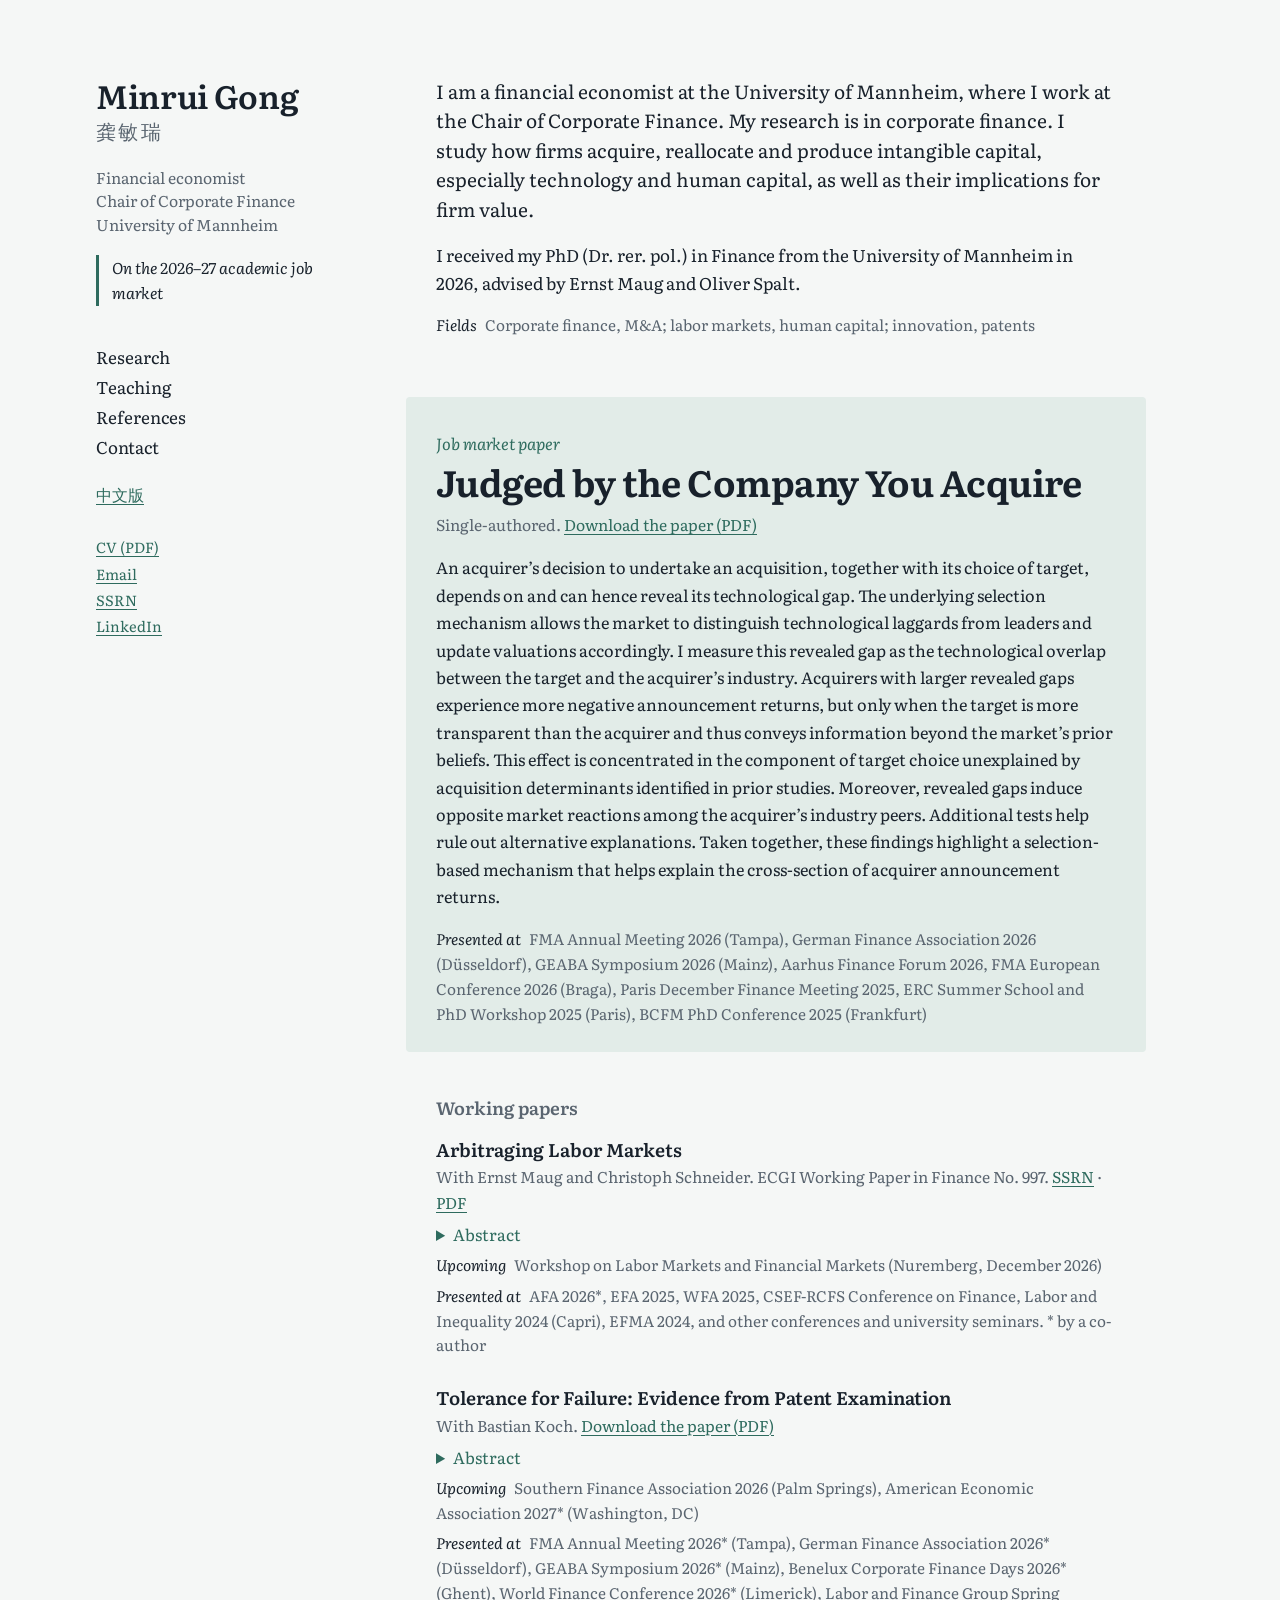
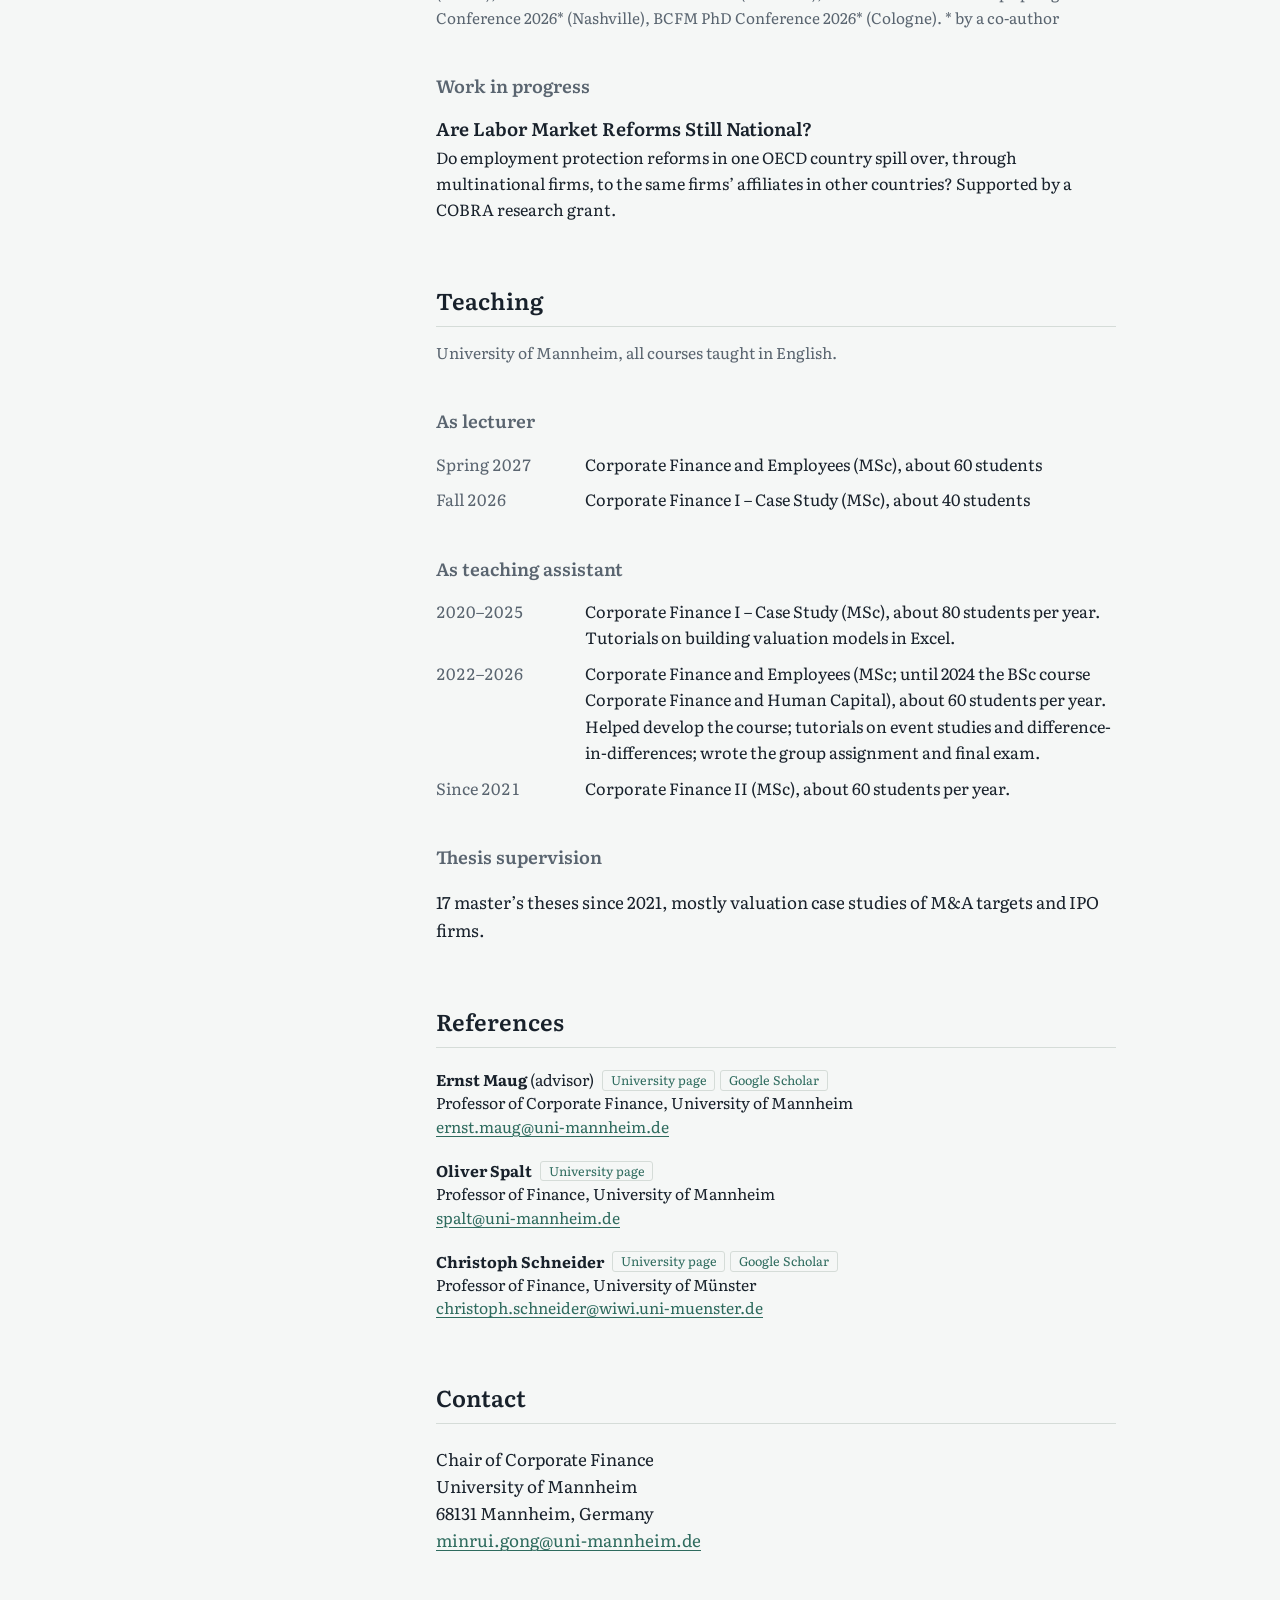
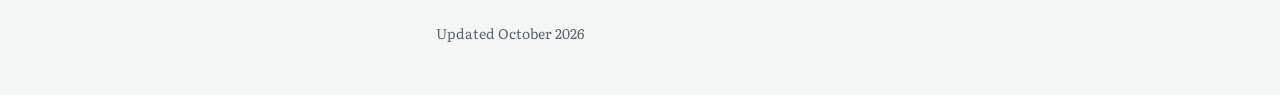
<file: index.html>
<!doctype html>
<html lang="en">
<head>
<meta charset="utf-8">
<meta name="viewport" content="width=device-width, initial-scale=1">
<title>Minrui Gong</title>
<meta name="description" content="Minrui Gong (龚敏瑞), financial economist at the University of Mannheim. Research in corporate finance, labor markets and innovation. On the 2026–27 academic job market.">
<link rel="preload" href="fonts/literata-roman.woff2" as="font" type="font/woff2" crossorigin>
<link rel="stylesheet" href="style.css">
<link rel="alternate" hreflang="en" href="https://minruigong.com/">
<link rel="alternate" hreflang="zh-Hans" href="https://minruigong.com/zh/">
<link rel="icon" href="data:image/svg+xml,%3Csvg xmlns='http://www.w3.org/2000/svg' viewBox='0 0 32 32'%3E%3Crect width='32' height='32' rx='6' fill='%232E6B5E'/%3E%3Ctext x='16' y='22' font-family='Georgia,serif' font-size='17' fill='white' text-anchor='middle'%3EMG%3C/text%3E%3C/svg%3E">
</head>
<body>
<div class="page">

<header class="side">
  <h1 class="name">Minrui Gong <span class="cjk" lang="zh-Hans">龚敏瑞</span></h1>
  <p class="role">Financial economist<br>Chair of Corporate Finance<br>University of Mannheim</p>
  <p class="market">On the 2026–27 academic job market</p>
  <nav aria-label="Sections">
    <ul>
      <li><a href="#research">Research</a></li>
      <li><a href="#teaching">Teaching</a></li>
      <li><a href="#references">References</a></li>
      <li><a href="#contact">Contact</a></li>
    </ul>
  </nav>
  <p class="lang"><a href="zh/" lang="zh-Hans" hreflang="zh-Hans">中文版</a></p>
  <ul class="links">
    <li><a href="cv.pdf">CV (PDF)</a></li>
    <li><a href="mailto:minrui.gong@uni-mannheim.de">Email</a></li>
    <li><a href="https://papers.ssrn.com/sol3/cf_dev/AbsByAuth.cfm?per_id=6864625">SSRN</a></li>
    <li><a href="https://www.linkedin.com/in/minrui-gong-683091206/">LinkedIn</a></li>
  </ul>
</header>

<main>

<section class="about" aria-label="About">
  <p>I am a financial economist at the University of Mannheim, where I work at the Chair of Corporate Finance. My research is in corporate finance. I study how firms acquire, reallocate and produce intangible capital, especially technology and human capital, as well as their implications for firm value.</p>
  <p>I received my PhD (Dr. rer. pol.) in Finance from the University of Mannheim in 2026, advised by Ernst Maug and Oliver Spalt.</p>
  <p class="fields"><span>Fields</span> Corporate finance, M&amp;A; labor markets, human capital; innovation, patents</p>
</section>

<section id="research" aria-labelledby="h-research">
  <h2 id="h-research" class="visually-hidden">Research</h2>

  <article class="jmp">
    <p class="jmp-tag">Job market paper</p>
    <h3 class="jmp-title"><a href="jmp.pdf">Judged by the Company You Acquire</a></h3>
    <p class="paper-meta">Single-authored. <a href="jmp.pdf">Download the paper (PDF)</a></p>
    <p class="abstract">An acquirer’s decision to undertake an acquisition, together with its choice of target, depends on and can hence reveal its technological gap. The underlying selection mechanism allows the market to distinguish technological laggards from leaders and update valuations accordingly. I measure this revealed gap as the technological overlap between the target and the acquirer’s industry. Acquirers with larger revealed gaps experience more negative announcement returns, but only when the target is more transparent than the acquirer and thus conveys information beyond the market’s prior beliefs. This effect is concentrated in the component of target choice unexplained by acquisition determinants identified in prior studies. Moreover, revealed gaps induce opposite market reactions among the acquirer’s industry peers. Additional tests help rule out alternative explanations. Taken together, these findings highlight a selection-based mechanism that helps explain the cross-section of acquirer announcement returns.</p>
    <p class="presented"><span>Presented at</span> FMA Annual Meeting 2026 (Tampa), German Finance Association 2026 (Düsseldorf), GEABA Symposium 2026 (Mainz), Aarhus Finance Forum 2026, FMA European Conference 2026 (Braga), Paris December Finance Meeting 2025, ERC Summer School and PhD Workshop 2025 (Paris), BCFM PhD Conference 2025 (Frankfurt)</p>
  </article>

  <h3 class="group">Working papers</h3>

  <article class="paper">
    <h4><a href="https://papers.ssrn.com/sol3/papers.cfm?abstract_id=4885764">Arbitraging Labor Markets</a></h4>
    <p class="paper-meta">With Ernst Maug and Christoph Schneider. ECGI Working Paper in Finance No. 997. <a href="https://papers.ssrn.com/sol3/papers.cfm?abstract_id=4885764">SSRN</a> &middot; <a href="wp-arbitraging-labor-markets.pdf">PDF</a></p>
    <details>
      <summary>Abstract</summary>
      <p>We develop a new rationale for firms to operate in multiple locations within the same country. We show that business group firms relocate operations and grow less if firms of the same group in other local labor markets offer a better labor supply, an improved fit between the requirements of the firm and the local labor force, and lower labor costs. The first two aspects are more important than costs; hence, business groups primarily address their access to human capital. Relocation is concentrated in industries with lower asset tangibility, in high-skilled jobs, and in business groups with decentralized managerial functions. Local labor conditions are of similar importance to and distinct from agglomeration economies. Business groups predominantly move jobs, but not employees, between their locations. As such, they arbitrage local labor markets.</p>
    </details>
    <p class="presented"><span>Upcoming</span> Workshop on Labor Markets and Financial Markets (Nuremberg, December 2026)</p>
    <p class="presented"><span>Presented at</span> AFA 2026*, EFA 2025, WFA 2025, CSEF-RCFS Conference on Finance, Labor and Inequality 2024 (Capri), EFMA 2024, and other conferences and university seminars. * by a co-author</p>
  </article>

  <article class="paper">
    <h4><a href="wp-tolerance-for-failure.pdf">Tolerance for Failure: Evidence from Patent Examination</a></h4>
    <p class="paper-meta">With Bastian Koch. <a href="wp-tolerance-for-failure.pdf">Download the paper (PDF)</a></p>
    <details>
      <summary>Abstract</summary>
      <p>We introduce a novel firm-level measure of failure tolerance based on firms’ patenting histories. Specifically, we quantify failure tolerance as the largest scope loss during patent examination that does not terminate a firm’s innovation sequence. Firms with greater failure tolerance tend to produce patents that are more valuable, more cited, more complex, yet also more likely to fail. At the same time, they file fewer patents and employ fewer inventors, resulting in an ambiguous relationship between failure tolerance and total innovation output. Exploiting inventor job switches, we provide causal evidence that higher failure tolerance enhances inventor productivity.</p>
    </details>
    <p class="presented"><span>Upcoming</span> Southern Finance Association 2026 (Palm Springs), American Economic Association 2027* (Washington, DC)</p>
    <p class="presented"><span>Presented at</span> FMA Annual Meeting 2026* (Tampa), German Finance Association 2026* (Düsseldorf), GEABA Symposium 2026* (Mainz), Benelux Corporate Finance Days 2026* (Ghent), World Finance Conference 2026* (Limerick), Labor and Finance Group Spring Conference 2026* (Nashville), BCFM PhD Conference 2026* (Cologne). * by a co-author</p>
  </article>

  <h3 class="group">Work in progress</h3>

  <article class="paper">
    <h4>Are Labor Market Reforms Still National?</h4>
    <p class="paper-short">Do employment protection reforms in one OECD country spill over, through multinational firms, to the same firms’ affiliates in other countries? Supported by a COBRA research grant.</p>
  </article>
</section>

<section id="teaching" aria-labelledby="h-teaching">
  <h2 id="h-teaching">Teaching</h2>
  <p class="note">University of Mannheim, all courses taught in English.</p>

  <h3 class="group">As lecturer</h3>
  <dl class="entries">
    <dt>Spring 2027</dt>
    <dd>Corporate Finance and Employees (MSc), about 60 students</dd>
    <dt>Fall 2026</dt>
    <dd>Corporate Finance I – Case Study (MSc), about 40 students</dd>
  </dl>

  <h3 class="group">As teaching assistant</h3>
  <dl class="entries">
    <dt>2020–2025</dt>
    <dd>Corporate Finance I – Case Study (MSc), about 80 students per year. Tutorials on building valuation models in Excel.</dd>
    <dt>2022–2026</dt>
    <dd>Corporate Finance and Employees (MSc; until 2024 the BSc course Corporate Finance and Human Capital), about 60 students per year. Helped develop the course; tutorials on event studies and difference-in-differences; wrote the group assignment and final exam.</dd>
    <dt>Since 2021</dt>
    <dd>Corporate Finance II (MSc), about 60 students per year.</dd>
  </dl>

  <h3 class="group">Thesis supervision</h3>
  <p>17 master’s theses since 2021, mostly valuation case studies of M&amp;A targets and IPO firms.</p>
</section>

<section id="references" aria-labelledby="h-references">
  <h2 id="h-references">References</h2>
  <ul class="refs">
    <li>
      <strong>Ernst Maug</strong> (advisor) <span class="tags"><a class="tag" href="https://www.bwl.uni-mannheim.de/en/maug/team/prof-ernst-maug-phd/">University page</a><a class="tag" href="https://scholar.google.com/citations?user=LzCAT28AAAAJ&amp;hl=en">Google Scholar</a></span><br>
      Professor of Corporate Finance, University of Mannheim<br>
      <a href="mailto:ernst.maug@uni-mannheim.de">ernst.maug@uni-mannheim.de</a>
    </li>
    <li>
      <strong>Oliver Spalt</strong> <span class="tags"><a class="tag" href="https://www.bwl.uni-mannheim.de/en/spalt/team/prof-dr-oliver-spalt/">University page</a></span><br>
      Professor of Finance, University of Mannheim<br>
      <a href="mailto:spalt@uni-mannheim.de">spalt@uni-mannheim.de</a>
    </li>
    <li>
      <strong>Christoph Schneider</strong> <span class="tags"><a class="tag" href="https://www.wiwi.uni-muenster.de/fcm/en/card_21365/christoph-schneider">University page</a><a class="tag" href="https://scholar.google.com/citations?user=hVH-qeEAAAAJ&amp;hl=en">Google Scholar</a></span><br>
      Professor of Finance, University of Münster<br>
      <a href="mailto:christoph.schneider@wiwi.uni-muenster.de">christoph.schneider@wiwi.uni-muenster.de</a>
    </li>
  </ul>
</section>

<section id="contact" aria-labelledby="h-contact">
  <h2 id="h-contact">Contact</h2>
  <address>
    Chair of Corporate Finance<br>
    University of Mannheim<br>
    68131 Mannheim, Germany<br>
    <a href="mailto:minrui.gong@uni-mannheim.de">minrui.gong@uni-mannheim.de</a>
  </address>
</section>

<footer>Updated October 2026</footer>
</main>
</div>
</body>
</html>
</file>
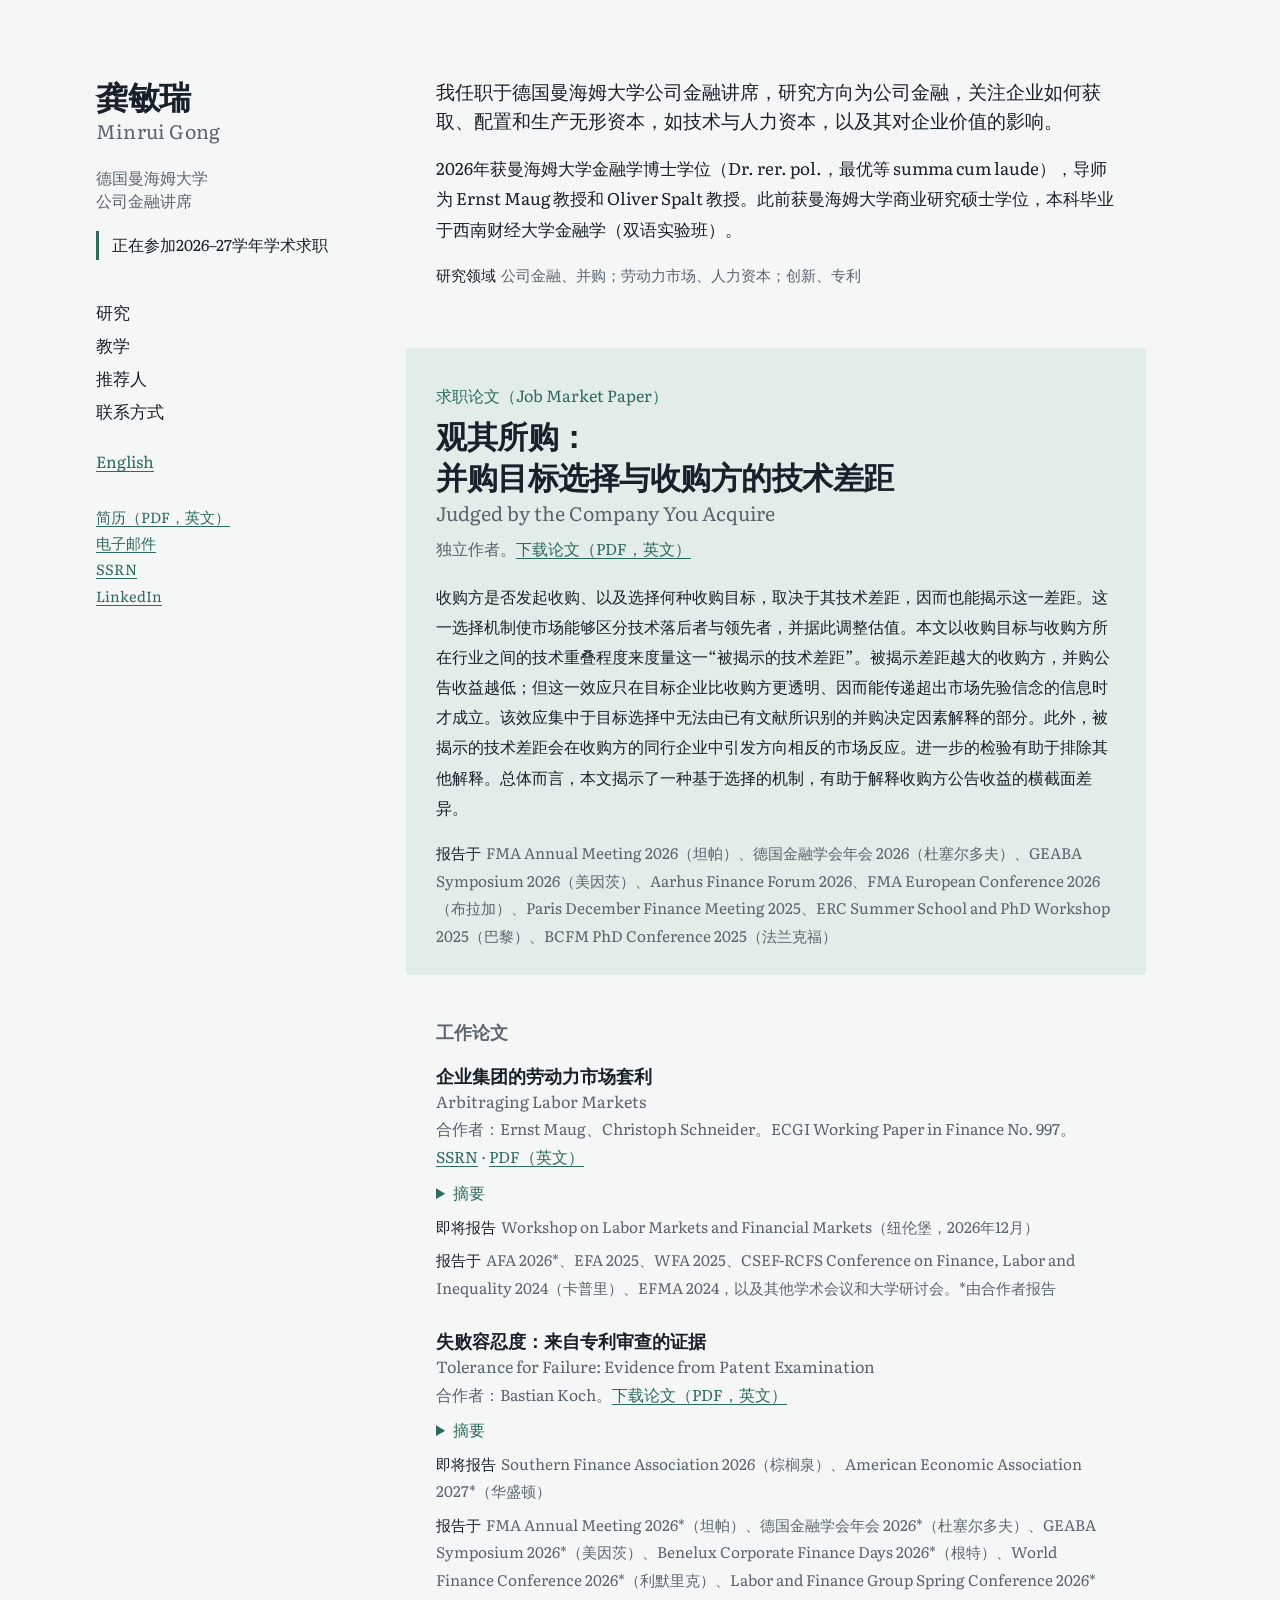
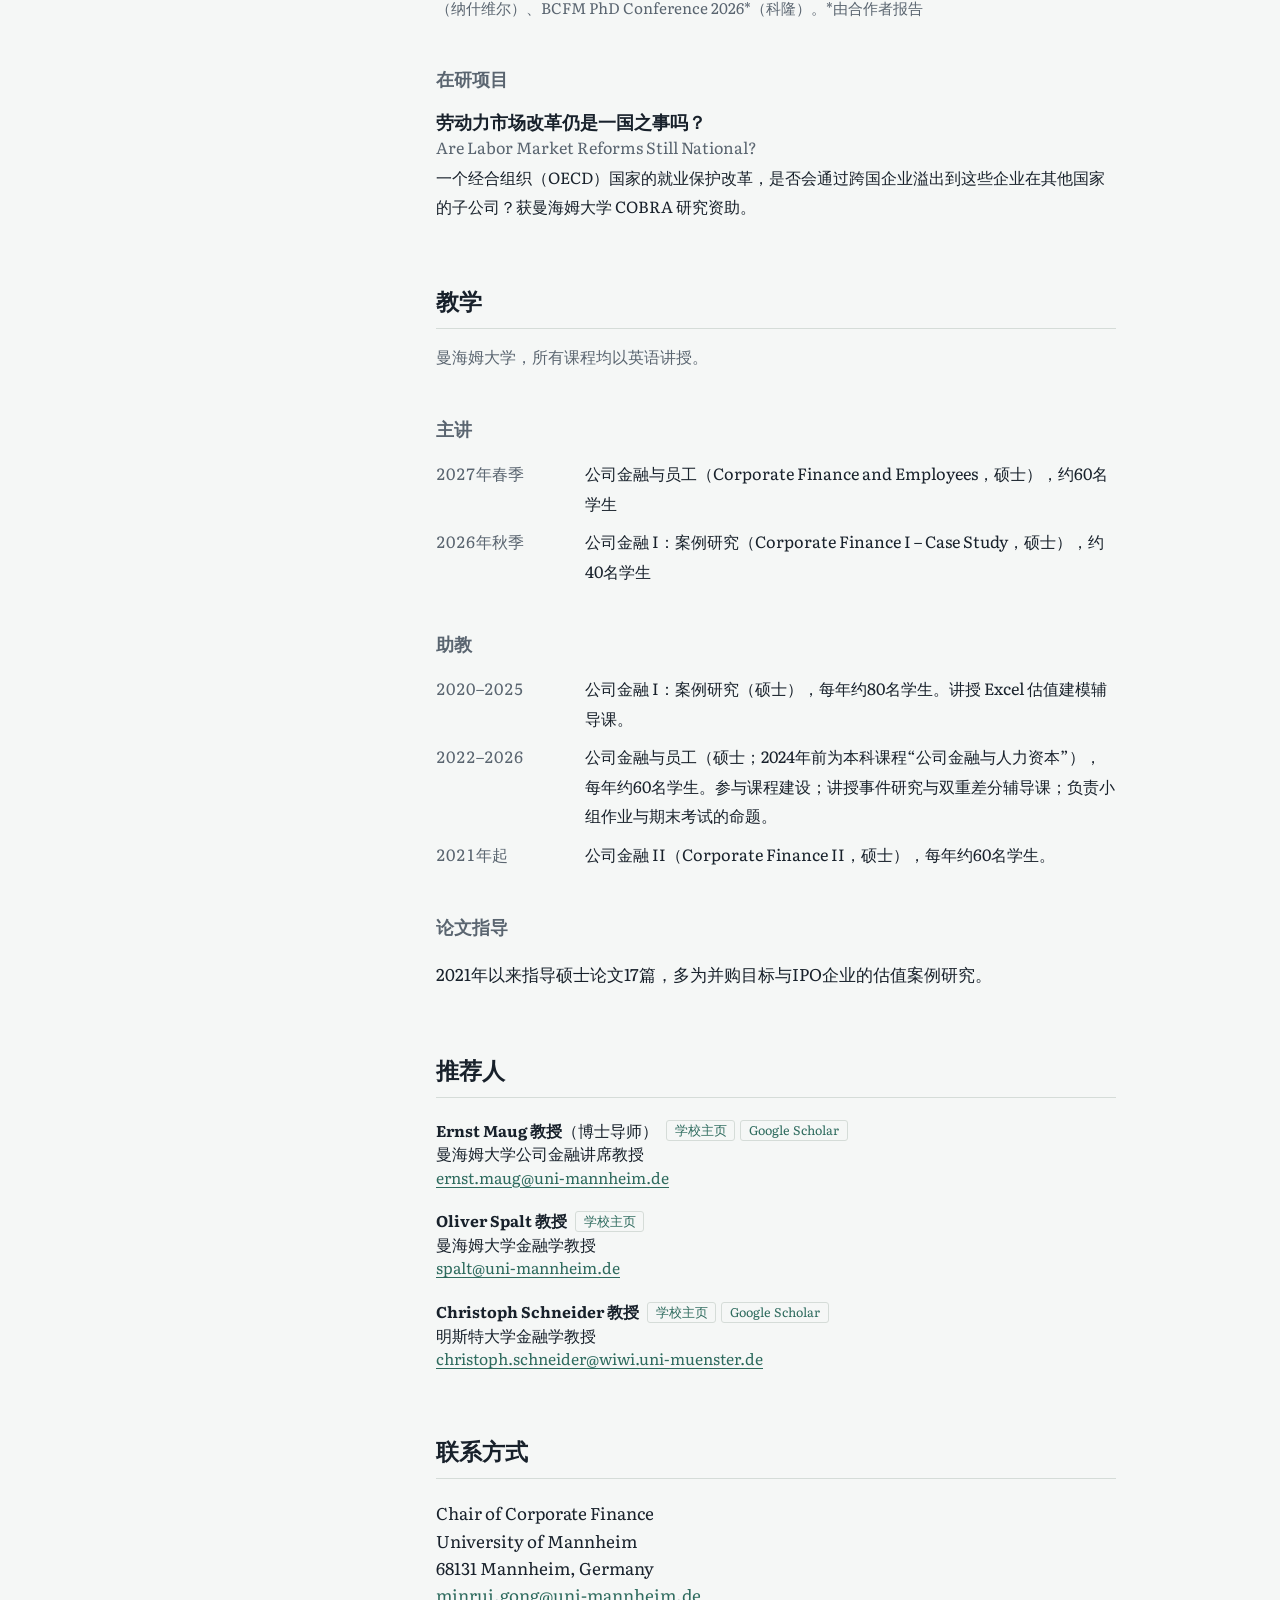
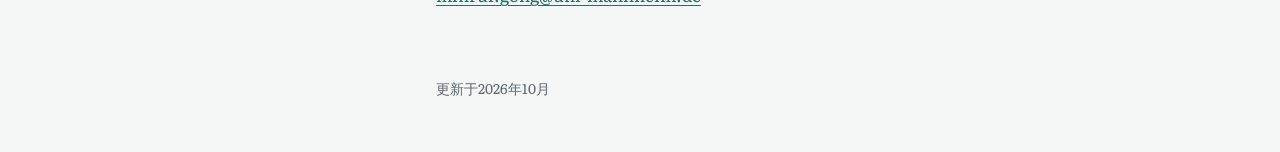
<file: zh/index.html>
<!doctype html>
<html lang="zh-Hans">
<head>
<meta charset="utf-8">
<meta name="viewport" content="width=device-width, initial-scale=1">
<title>龚敏瑞 Minrui Gong</title>
<meta name="description" content="龚敏瑞（Minrui Gong），德国曼海姆大学金融学博士，研究领域为公司金融、劳动力市场与创新。正在参加2026–27学年学术求职。">
<link rel="preload" href="../fonts/literata-roman.woff2" as="font" type="font/woff2" crossorigin>
<link rel="stylesheet" href="../style.css">
<link rel="alternate" hreflang="en" href="https://minruigong.com/">
<link rel="alternate" hreflang="zh-Hans" href="https://minruigong.com/zh/">
<link rel="icon" href="data:image/svg+xml,%3Csvg xmlns='http://www.w3.org/2000/svg' viewBox='0 0 32 32'%3E%3Crect width='32' height='32' rx='6' fill='%232E6B5E'/%3E%3Ctext x='16' y='22' font-family='Georgia,serif' font-size='17' fill='white' text-anchor='middle'%3EMG%3C/text%3E%3C/svg%3E">
</head>
<body>
<div class="page">

<header class="side">
  <h1 class="name">龚敏瑞 <span class="cjk" lang="en">Minrui Gong</span></h1>
  <p class="role">德国曼海姆大学<br>公司金融讲席</p>
  <p class="market">正在参加2026–27学年学术求职</p>
  <nav aria-label="页面导航">
    <ul>
      <li><a href="#research">研究</a></li>
      <li><a href="#teaching">教学</a></li>
      <li><a href="#references">推荐人</a></li>
      <li><a href="#contact">联系方式</a></li>
    </ul>
  </nav>
  <p class="lang"><a href="../" lang="en" hreflang="en">English</a></p>
  <ul class="links">
    <li><a href="../cv.pdf">简历（PDF，英文）</a></li>
    <li><a href="mailto:minrui.gong@uni-mannheim.de">电子邮件</a></li>
    <li><a href="https://papers.ssrn.com/sol3/cf_dev/AbsByAuth.cfm?per_id=6864625">SSRN</a></li>
    <li><a href="https://www.linkedin.com/in/minrui-gong-683091206/">LinkedIn</a></li>
  </ul>
</header>

<main>

<section class="about" aria-label="简介">
  <p>我任职于德国曼海姆大学公司金融讲席，研究方向为公司金融，关注企业如何获取、配置和生产无形资本，如技术与人力资本，以及其对企业价值的影响。</p>
  <p>2026年获曼海姆大学金融学博士学位（Dr. rer. pol.，最优等 summa cum laude），导师为 Ernst Maug 教授和 Oliver Spalt 教授。此前获曼海姆大学商业研究硕士学位，本科毕业于西南财经大学金融学（双语实验班）。</p>
  <p class="fields"><span>研究领域</span>公司金融、并购；劳动力市场、人力资本；创新、专利</p>
</section>

<section id="research" aria-labelledby="h-research">
  <h2 id="h-research" class="visually-hidden">研究</h2>

  <article class="jmp">
    <p class="jmp-tag">求职论文（Job Market Paper）</p>
    <h3 class="jmp-title"><a href="../jmp.pdf">观其所购：<br>并购目标选择与收购方的技术差距<span class="title-en" lang="en">Judged by the Company You Acquire</span></a></h3>
    <p class="paper-meta">独立作者。<a href="../jmp.pdf">下载论文（PDF，英文）</a></p>
    <p class="abstract">收购方是否发起收购、以及选择何种收购目标，取决于其技术差距，因而也能揭示这一差距。这一选择机制使市场能够区分技术落后者与领先者，并据此调整估值。本文以收购目标与收购方所在行业之间的技术重叠程度来度量这一“被揭示的技术差距”。被揭示差距越大的收购方，并购公告收益越低；但这一效应只在目标企业比收购方更透明、因而能传递超出市场先验信念的信息时才成立。该效应集中于目标选择中无法由已有文献所识别的并购决定因素解释的部分。此外，被揭示的技术差距会在收购方的同行企业中引发方向相反的市场反应。进一步的检验有助于排除其他解释。总体而言，本文揭示了一种基于选择的机制，有助于解释收购方公告收益的横截面差异。</p>
    <p class="presented"><span>报告于</span>FMA Annual Meeting 2026（坦帕）、德国金融学会年会 2026（杜塞尔多夫）、GEABA Symposium 2026（美因茨）、Aarhus Finance Forum 2026、FMA European Conference 2026（布拉加）、Paris December Finance Meeting 2025、ERC Summer School and PhD Workshop 2025（巴黎）、BCFM PhD Conference 2025（法兰克福）</p>
  </article>

  <h3 class="group">工作论文</h3>

  <article class="paper">
    <h4><a href="https://papers.ssrn.com/sol3/papers.cfm?abstract_id=4885764">企业集团的劳动力市场套利<span class="title-en" lang="en">Arbitraging Labor Markets</span></a></h4>
    <p class="paper-meta">合作者：Ernst Maug、Christoph Schneider。ECGI Working Paper in Finance No. 997。<a href="https://papers.ssrn.com/sol3/papers.cfm?abstract_id=4885764">SSRN</a> &middot; <a href="../wp-arbitraging-labor-markets.pdf">PDF（英文）</a></p>
    <details>
      <summary>摘要</summary>
      <p>本文为企业在同一国家内多地经营提出了一个新的解释。研究发现，当同一企业集团中位于其他地方劳动力市场的成员企业能提供更好的劳动力供给、企业需求与当地劳动力之间更好的匹配以及更低的劳动力成本时，企业会将业务转移出去，自身增长也随之放缓。前两个因素比成本更为重要；因此，企业集团主要着眼于获取人力资本。业务转移集中于资产有形性较低的行业、高技能岗位以及管理职能分散的企业集团。地方劳动力市场条件的重要性与集聚经济相当，且与之相互独立。企业集团主要在各地之间转移的是岗位，而非员工。由此，它们在地方劳动力市场之间进行“套利”。</p>
    </details>
    <p class="presented"><span>即将报告</span>Workshop on Labor Markets and Financial Markets（纽伦堡，2026年12月）</p>
    <p class="presented"><span>报告于</span>AFA 2026*、EFA 2025、WFA 2025、CSEF-RCFS Conference on Finance, Labor and Inequality 2024（卡普里）、EFMA 2024，以及其他学术会议和大学研讨会。*由合作者报告</p>
  </article>

  <article class="paper">
    <h4><a href="../wp-tolerance-for-failure.pdf">失败容忍度：来自专利审查的证据<span class="title-en" lang="en">Tolerance for Failure: Evidence from Patent Examination</span></a></h4>
    <p class="paper-meta">合作者：Bastian Koch。<a href="../wp-tolerance-for-failure.pdf">下载论文（PDF，英文）</a></p>
    <details>
      <summary>摘要</summary>
      <p>本文基于企业的专利申请历史，提出一种新的企业层面失败容忍度度量：在专利审查中，企业所能承受、且不致终止其创新序列的最大保护范围损失。失败容忍度更高的企业，其专利价值更高、被引次数更多、复杂程度更高，但失败的可能性也更大。与此同时，这些企业申请的专利更少、雇用的发明人更少，因此失败容忍度与创新总产出之间的关系并不确定。利用发明人跳槽事件，本文提供了因果证据，表明更高的失败容忍度能提升发明人的生产率。</p>
    </details>
    <p class="presented"><span>即将报告</span>Southern Finance Association 2026（棕榈泉）、American Economic Association 2027*（华盛顿）</p>
    <p class="presented"><span>报告于</span>FMA Annual Meeting 2026*（坦帕）、德国金融学会年会 2026*（杜塞尔多夫）、GEABA Symposium 2026*（美因茨）、Benelux Corporate Finance Days 2026*（根特）、World Finance Conference 2026*（利默里克）、Labor and Finance Group Spring Conference 2026*（纳什维尔）、BCFM PhD Conference 2026*（科隆）。*由合作者报告</p>
  </article>

  <h3 class="group">在研项目</h3>

  <article class="paper">
    <h4>劳动力市场改革仍是一国之事吗？<span class="title-en" lang="en">Are Labor Market Reforms Still National?</span></h4>
    <p class="paper-short">一个经合组织（OECD）国家的就业保护改革，是否会通过跨国企业溢出到这些企业在其他国家的子公司？获曼海姆大学 COBRA 研究资助。</p>
  </article>
</section>

<section id="teaching" aria-labelledby="h-teaching">
  <h2 id="h-teaching">教学</h2>
  <p class="note">曼海姆大学，所有课程均以英语讲授。</p>

  <h3 class="group">主讲</h3>
  <dl class="entries">
    <dt>2027年春季</dt>
    <dd>公司金融与员工（Corporate Finance and Employees，硕士），约60名学生</dd>
    <dt>2026年秋季</dt>
    <dd>公司金融 I：案例研究（Corporate Finance I – Case Study，硕士），约40名学生</dd>
  </dl>

  <h3 class="group">助教</h3>
  <dl class="entries">
    <dt>2020–2025</dt>
    <dd>公司金融 I：案例研究（硕士），每年约80名学生。讲授 Excel 估值建模辅导课。</dd>
    <dt>2022–2026</dt>
    <dd>公司金融与员工（硕士；2024年前为本科课程“公司金融与人力资本”），每年约60名学生。参与课程建设；讲授事件研究与双重差分辅导课；负责小组作业与期末考试的命题。</dd>
    <dt>2021年起</dt>
    <dd>公司金融 II（Corporate Finance II，硕士），每年约60名学生。</dd>
  </dl>

  <h3 class="group">论文指导</h3>
  <p>2021年以来指导硕士论文17篇，多为并购目标与IPO企业的估值案例研究。</p>
</section>

<section id="references" aria-labelledby="h-references">
  <h2 id="h-references">推荐人</h2>
  <ul class="refs">
    <li>
      <strong>Ernst Maug 教授</strong>（博士导师） <span class="tags"><a class="tag" href="https://www.bwl.uni-mannheim.de/en/maug/team/prof-ernst-maug-phd/">学校主页</a><a class="tag" href="https://scholar.google.com/citations?user=LzCAT28AAAAJ&amp;hl=en">Google Scholar</a></span><br>
      曼海姆大学公司金融讲席教授<br>
      <a href="mailto:ernst.maug@uni-mannheim.de">ernst.maug@uni-mannheim.de</a>
    </li>
    <li>
      <strong>Oliver Spalt 教授</strong> <span class="tags"><a class="tag" href="https://www.bwl.uni-mannheim.de/en/spalt/team/prof-dr-oliver-spalt/">学校主页</a></span><br>
      曼海姆大学金融学教授<br>
      <a href="mailto:spalt@uni-mannheim.de">spalt@uni-mannheim.de</a>
    </li>
    <li>
      <strong>Christoph Schneider 教授</strong> <span class="tags"><a class="tag" href="https://www.wiwi.uni-muenster.de/fcm/en/card_21365/christoph-schneider">学校主页</a><a class="tag" href="https://scholar.google.com/citations?user=hVH-qeEAAAAJ&amp;hl=en">Google Scholar</a></span><br>
      明斯特大学金融学教授<br>
      <a href="mailto:christoph.schneider@wiwi.uni-muenster.de">christoph.schneider@wiwi.uni-muenster.de</a>
    </li>
  </ul>
</section>

<section id="contact" aria-labelledby="h-contact">
  <h2 id="h-contact">联系方式</h2>
  <address lang="en">
    Chair of Corporate Finance<br>
    University of Mannheim<br>
    68131 Mannheim, Germany<br>
    <a href="mailto:minrui.gong@uni-mannheim.de">minrui.gong@uni-mannheim.de</a>
  </address>
</section>

<footer>更新于2026年10月</footer>
</main>
</div>
</body>
</html>
</file>
<file: style.css>
/* Fonts are hosted on this site (no Google Fonts: they are blocked in mainland China). */
@font-face {
  font-family: "Literata";
  src: url("fonts/literata-roman.woff2") format("woff2");
  font-weight: 200 900;
  font-style: normal;
  font-display: swap;
}
@font-face {
  font-family: "Literata";
  src: url("fonts/literata-italic.woff2") format("woff2");
  font-weight: 200 900;
  font-style: italic;
  font-display: swap;
}

:root {
  --paper: #F5F7F6;
  --ink: #18212B;
  --muted: #5A6570;
  --rule: #D5DCD8;
  --jade: #2E6B5E;
  --jade-soft: #E2ECE8;
  --serif: "Literata", "Noto Serif SC", "Songti SC", "SimSun", Georgia, serif;
}
@media (prefers-color-scheme: dark) {
  :root {
    --paper: #151B20;
    --ink: #E3E8E6;
    --muted: #9AA6AE;
    --rule: #2D3740;
    --jade: #7FBFAE;
    --jade-soft: #1D2B2A;
  }
}

* { box-sizing: border-box; }

html { font-size: 106.25%; } /* 17px */
body {
  margin: 0;
  background: var(--paper);
  color: var(--ink);
  font-family: var(--serif);
  font-size: 1rem;
  line-height: 1.62;
  font-optical-sizing: auto;
  -webkit-text-size-adjust: 100%;
}

a { color: var(--jade); text-decoration-thickness: 1px; text-underline-offset: 0.18em; }
a:hover { text-decoration-thickness: 2px; }
a:focus-visible, summary:focus-visible { outline: 2px solid var(--jade); outline-offset: 3px; border-radius: 2px; }

.visually-hidden {
  position: absolute; width: 1px; height: 1px; overflow: hidden;
  clip: rect(0 0 0 0); white-space: nowrap;
}

/* Layout: a quiet column on the left, the papers on the right. */
.page {
  max-width: 68rem;
  margin: 0 auto;
  padding: 4.5rem 2rem 3rem;
  display: grid;
  grid-template-columns: 15rem minmax(0, 40rem);
  column-gap: 5rem;
}

.side { position: sticky; top: 4.5rem; align-self: start; }

.name {
  margin: 0;
  font-size: 1.9rem;
  line-height: 1.15;
  font-weight: 600;
  letter-spacing: -0.01em;
}
.name .cjk {
  display: block;
  margin-top: 0.35rem;
  font-size: 1.15rem;
  font-weight: 400;
  letter-spacing: 0.12em;
  color: var(--muted);
}
.role { margin: 1.4rem 0 0; color: var(--muted); font-size: 0.92rem; line-height: 1.5; }
.market {
  margin: 1.1rem 0 0;
  padding-left: 0.75rem;
  border-left: 3px solid var(--jade);
  font-size: 0.92rem;
  font-style: italic;
}

.side nav ul, .links { list-style: none; margin: 0; padding: 0; }
.side nav { margin-top: 2.2rem; }
.side nav li { margin: 0.15rem 0; }
.side nav a { color: var(--ink); text-decoration: none; }
.side nav a:hover { color: var(--jade); }
.lang { margin: 1.2rem 0 0; font-size: 0.95rem; }
.links { margin-top: 1.6rem; font-size: 0.86rem; line-height: 1.8; overflow-wrap: anywhere; }

main { min-width: 0; }

.about p { margin: 0 0 1rem; }
.about p:first-child { font-size: 1.12rem; line-height: 1.55; }
.fields, .presented { color: var(--muted); font-size: 0.9rem; }
.fields span, .presented span { font-style: italic; color: var(--ink); margin-right: 0.35em; }

section { margin-top: 3.5rem; }
section.about { margin-top: 0; }

h2 {
  margin: 0 0 1.2rem;
  font-size: 1.35rem;
  font-weight: 600;
  padding-bottom: 0.4rem;
  border-bottom: 1px solid var(--rule);
}
h3.group {
  margin: 2.4rem 0 0.9rem;
  font-size: 1.05rem;
  font-weight: 600;
  color: var(--muted);
}

/* The job market paper is the one loud element on the page. */
.jmp {
  margin: 0 -1.75rem;
  padding: 1.9rem 1.75rem 1.5rem;
  background: var(--jade-soft);
  border-radius: 4px;
}
.jmp-tag { margin: 0; font-style: italic; color: var(--jade); font-size: 0.95rem; }
.jmp-title {
  margin: 0.3rem 0 0.6rem;
  font-size: 2.15rem;
  line-height: 1.12;
  font-weight: 650;
  letter-spacing: -0.015em;
  text-wrap: balance;
}
.jmp-title a { color: var(--ink); text-decoration: none; }
.jmp-title a:hover { color: var(--jade); }
.jmp .abstract { margin: 1rem 0; font-size: 0.96rem; line-height: 1.68; hyphens: auto; }
.jmp .presented { margin: 0; }

.paper-meta { margin: 0; font-size: 0.92rem; color: var(--muted); }

.paper { margin-bottom: 1.6rem; }
.paper h4 { margin: 0 0 0.15rem; font-size: 1.08rem; font-weight: 600; line-height: 1.35; }
.paper h4 a { color: var(--ink); text-decoration: none; }
.paper h4 a:hover { color: var(--jade); }
.paper .presented { margin: 0.35rem 0 0; }
.paper-short { margin: 0.2rem 0 0; font-size: 0.95rem; }

details { margin-top: 0.35rem; font-size: 0.95rem; }
summary { cursor: pointer; color: var(--jade); width: fit-content; }
details p { margin: 0.5rem 0 0.4rem; line-height: 1.66; hyphens: auto; }

.note { margin: -0.4rem 0 0; color: var(--muted); font-size: 0.92rem; }

.entries {
  display: grid;
  grid-template-columns: 7.5rem 1fr;
  gap: 0.55rem 1.25rem;
  margin: 0;
  font-size: 0.96rem;
}
.entries dt { color: var(--muted); font-variant-numeric: tabular-nums; }
.entries dd { margin: 0; }

.refs {
  list-style: none; margin: 0; padding: 0;
  display: grid; gap: 1.2rem;
  font-size: 0.92rem; line-height: 1.5;
}
.refs a { overflow-wrap: anywhere; }
.tags { display: inline-flex; flex-wrap: wrap; gap: 0.3rem; margin-left: 0.3rem; vertical-align: 0.08em; }
.tag {
  font-size: 0.74rem; line-height: 1.5;
  padding: 0 0.45rem;
  border: 1px solid var(--rule);
  border-radius: 3px;
  color: var(--jade);
  text-decoration: none;
  white-space: nowrap;
}
.tag:hover { border-color: var(--jade); background: var(--jade-soft); }

address { font-style: normal; line-height: 1.6; }

footer { margin-top: 4rem; font-size: 0.82rem; color: var(--muted); }

/* Chinese page: Latin text stays in Literata; Chinese falls back to the reader's system sans-serif,
   which reads better on screen than system Songti (e.g. SimSun on Windows). */
html:lang(zh-Hans) body {
  font-family: "Literata", "PingFang SC", "Hiragino Sans GB", "Microsoft YaHei", "Noto Sans SC", "Source Han Sans SC", sans-serif;
  line-height: 1.8;
  text-align: left;
}
html:lang(zh-Hans) .jmp .abstract, html:lang(zh-Hans) details p { line-height: 1.85; hyphens: manual; }
/* Slanted Chinese characters look broken, so labels stay upright on the Chinese page. */
html:lang(zh-Hans) .jmp-tag, html:lang(zh-Hans) .market,
html:lang(zh-Hans) .fields span, html:lang(zh-Hans) .presented span { font-style: normal; }
html:lang(zh-Hans) .name .cjk { letter-spacing: 0.01em; }
html:lang(zh-Hans) .jmp-title { font-size: 1.85rem; line-height: 1.3; }
.title-en { display: block; margin-top: 0.2rem; font-size: 0.62em; font-weight: 400; color: var(--muted); letter-spacing: 0; }
.paper h4 .title-en { font-size: 0.88em; }

/* Phones and narrow windows: one column, the sidebar becomes a header. */
@media (max-width: 52rem) {
  .page { display: block; padding: 2.25rem 1rem 2rem; }
  .side { position: static; margin-bottom: 2.25rem; }
  .name { font-size: 1.7rem; }
  .side nav { margin-top: 1.2rem; }
  .side nav ul { display: flex; flex-wrap: wrap; gap: 0.2rem 1.1rem; }
  .links { margin-top: 0.8rem; }
  .jmp { margin: 0 -1rem; padding: 1.5rem 1rem 1.25rem; border-radius: 0; }
  .jmp-title { font-size: 1.75rem; }
  .entries { grid-template-columns: 1fr; gap: 0.1rem; }
  .entries dd { margin-bottom: 0.7rem; }
}

@media print {
  .side nav, details summary { display: none; }
  details p { display: block; }
  .page { display: block; }
}
</file>
